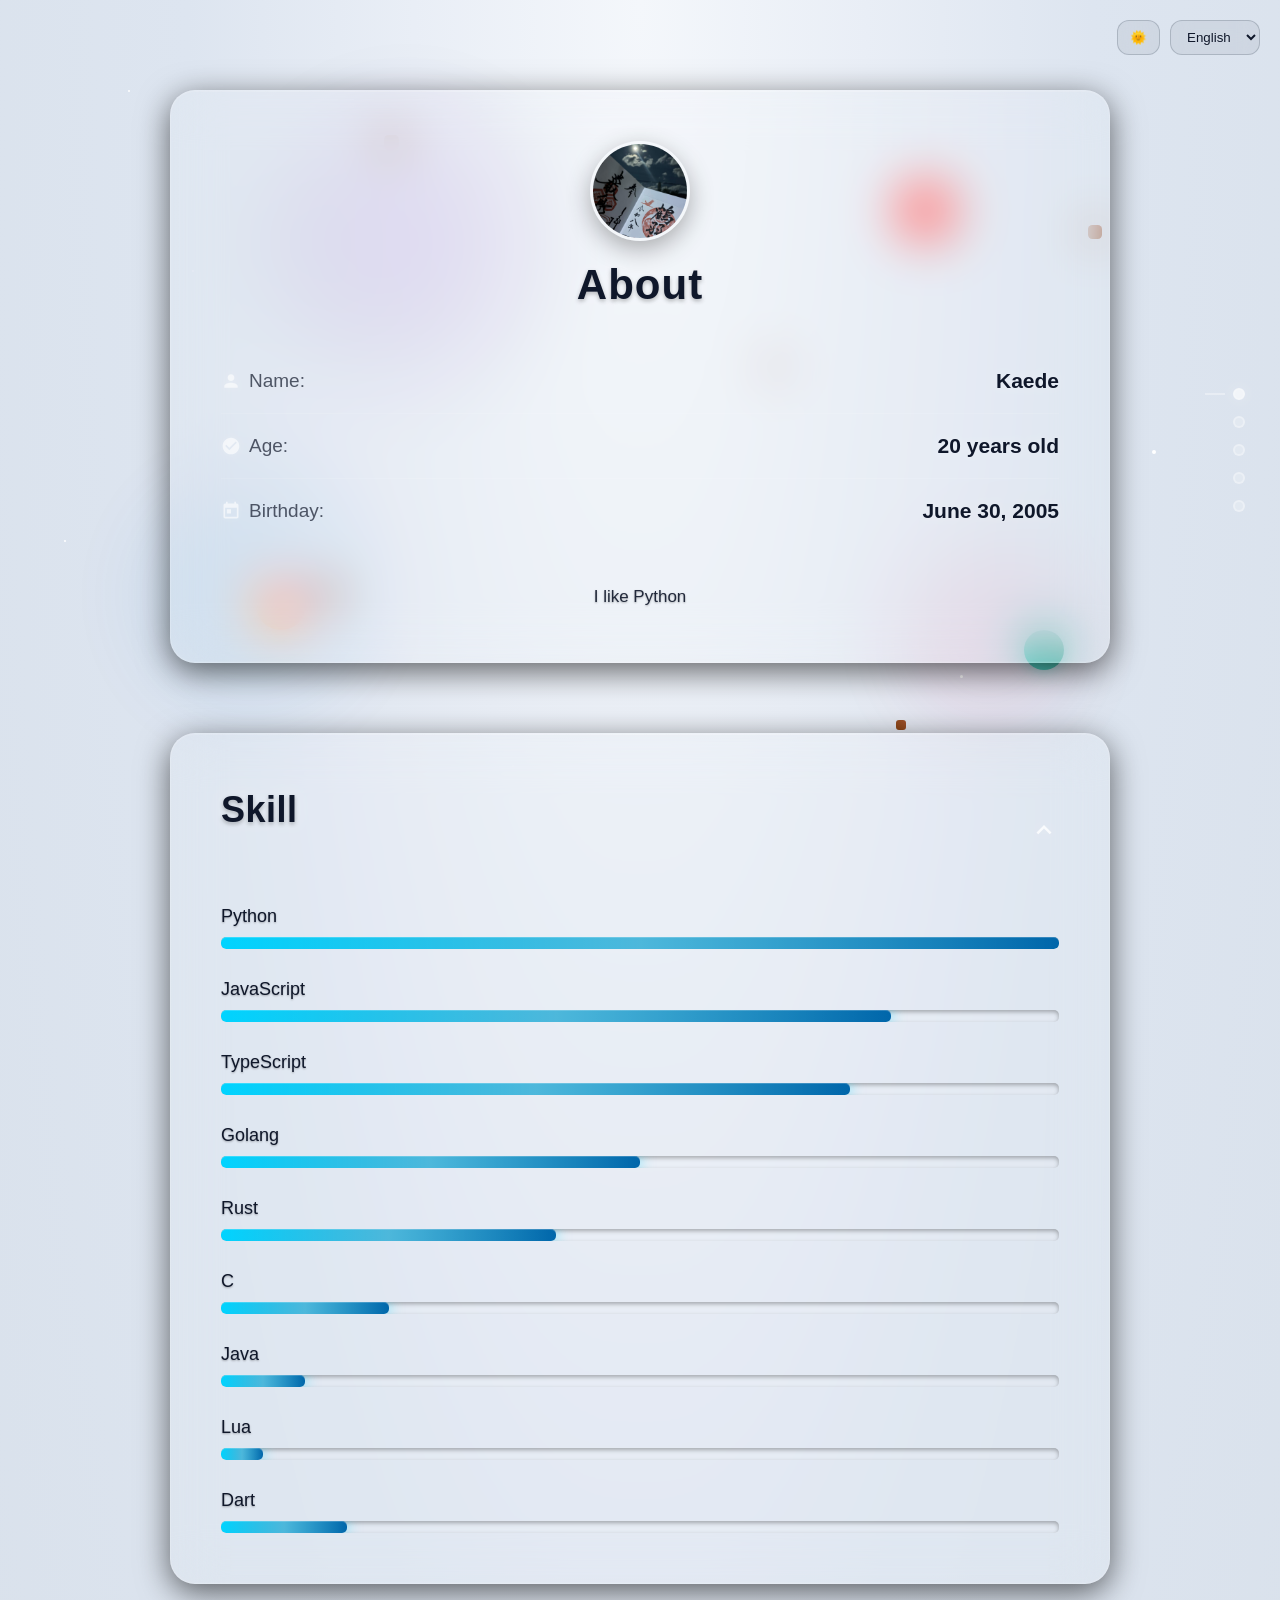
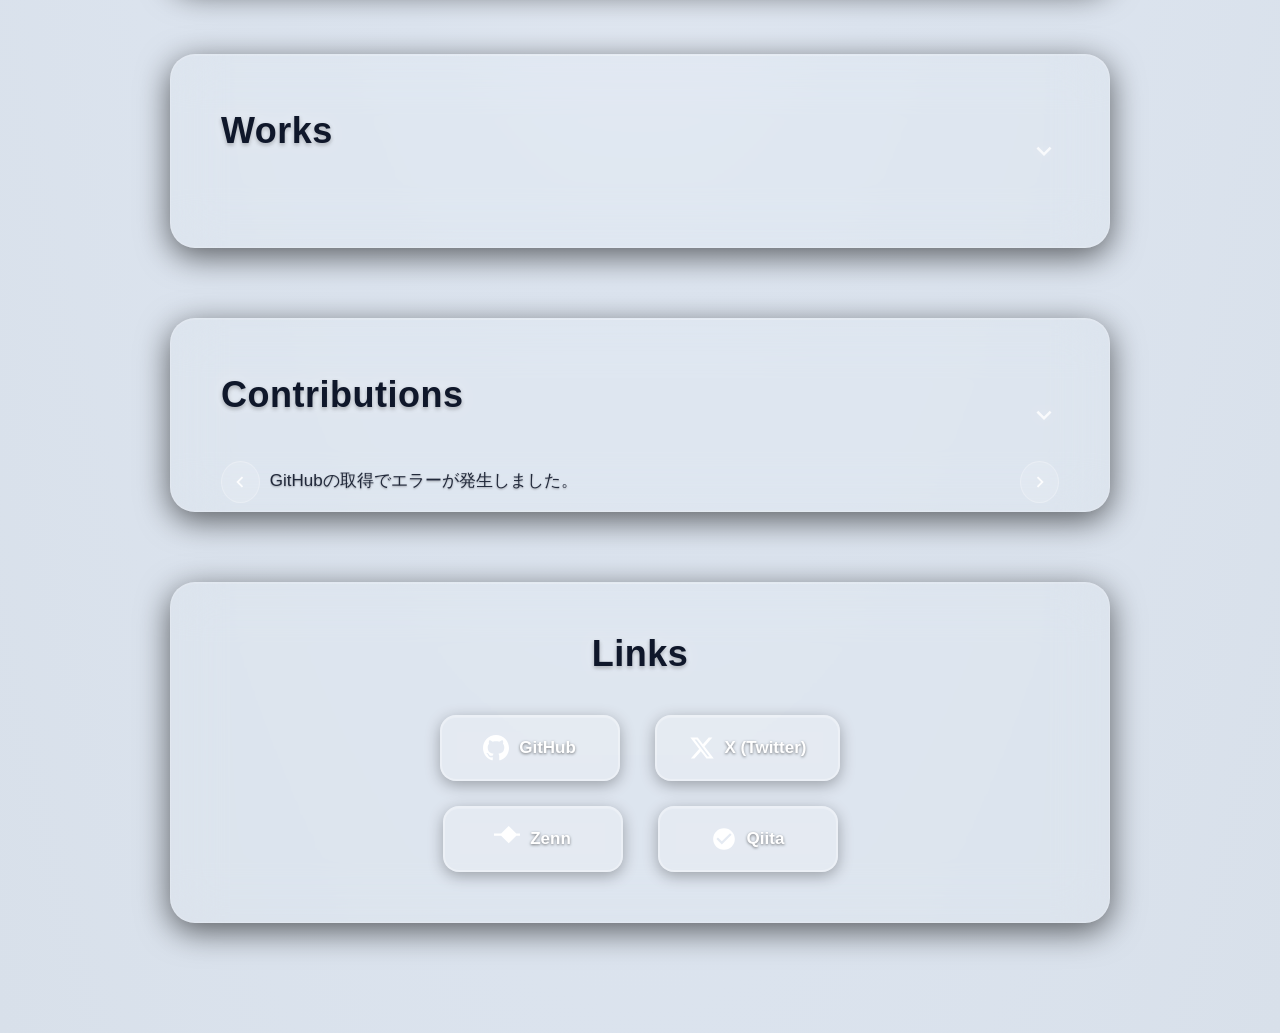
<file: index.html>
<!DOCTYPE html>
<html lang="ja">
<head>
    <title>kaede Site</title>
    <meta charset="UTF-8">
    <meta name="viewport" content="width=device-width, initial-scale=1">
    <link rel="icon" type="image/jpeg" href="icon.jpg">
    <link rel="stylesheet" href="index.css">
</head>
<body>
    <div class="universe">
        <div class="nebula nebula-1"></div>
        <div class="nebula nebula-2"></div>
        <div class="nebula nebula-3"></div>
        
        <div class="planet planet-1"></div>
        <div class="planet planet-2"></div>
        <div class="planet planet-3"></div>
        
        <div class="asteroid asteroid-1"></div>
        <div class="asteroid asteroid-2"></div>
        <div class="asteroid asteroid-3"></div>
        <div class="asteroid asteroid-4"></div>
        <div class="asteroid asteroid-5"></div>
        
        <div class="star star-1"></div>
        <div class="star star-2"></div>
        <div class="star star-3"></div>
        <div class="star star-4"></div>
        <div class="star star-5"></div>
        <div class="star star-6"></div>
        <div class="star star-7"></div>
        <div class="star star-8"></div>
        <div class="star star-9"></div>
        <div class="star star-10"></div>
    </div>
    
    <div class="scroll-indicator">
        <div class="scroll-dot active" data-section="profile"></div>
        <div class="scroll-dot" data-section="skills"></div>
        <div class="scroll-dot" data-section="works"></div>
        <div class="scroll-dot" data-section="Contributions"></div>
        <div class="scroll-dot" data-section="links"></div>
    </div>

    <div class="control-bar" aria-label="display controls">
        <button id="theme-toggle" class="toggle-btn" type="button" aria-label="テーマ切替" data-i18n-aria="themeToggleAria">🌙</button>
        <select id="lang-select" class="lang-select" aria-label="言語" data-i18n-aria="langSelectAria">
            <option value="ja">日本語</option>
            <option value="en">English</option>
        </select>
    </div>

    <div class="card-container">
        <div class="glass-card profile-card" id="profile">
            <div class="profile-avatar">
                <img src="icon.jpg" alt="楓のプロフィール画像" class="avatar-image">
            </div>
            <h1 data-i18n="about">About</h1>
            <div class="profile-info">
                <div class="profile-item">
                    <div class="profile-label">
                        <svg class="profile-icon" viewBox="0 0 24 24">
                            <path d="M12 12c2.21 0 4-1.79 4-4s-1.79-4-4-4-4 1.79-4 4 1.79 4 4 4zm0 2c-2.67 0-8 1.34-8 4v2h16v-2c0-2.66-5.33-4-8-4z"/>
                        </svg>
                        <span data-i18n="nameLabel">名前:</span>
                    </div>
                    <span class="profile-value" data-i18n="nameValue">楓</span>
                </div>
                <div class="profile-item">
                    <div class="profile-label">
                        <svg class="profile-icon" viewBox="0 0 24 24">
                            <path d="M12 2C6.48 2 2 6.48 2 12s4.48 10 10 10 10-4.48 10-10S17.52 2 12 2zm-2 15l-5-5 1.41-1.41L10 14.17l7.59-7.59L19 8l-9 9z"/>
                        </svg>
                        <span data-i18n="ageLabel">年齢:</span>
                    </div>
                    <span class="profile-value" data-i18n="ageValue">20歳</span>
                </div>
                <div class="profile-item">
                    <div class="profile-label">
                        <svg class="profile-icon" viewBox="0 0 24 24">
                            <path d="M19 3h-1V1h-2v2H8V1H6v2H5c-1.11 0-1.99.9-1.99 2L3 19c0 1.1.89 2 2 2h14c1.1 0 2-.9 2-2V5c0-1.1-.9-2-2-2zm0 16H5V8h14v11zM7 10h5v5H7z"/>
                        </svg>
                        <span data-i18n="birthdayLabel">誕生日:</span>
                    </div>
                    <span class="profile-value" data-i18n="birthdayValue">2005年 / 6月30日</span>
                </div>
            </div>
            <p data-i18n="aboutBody">Pythonが好きです</p>
        </div>

        <div class="glass-card skills-card" id="skills">
            <div class="accordion-header" onclick="toggleSkills()">
                <h2 data-i18n="skill">Skill</h2>
                <svg class="accordion-icon" id="skills-icon" viewBox="0 0 24 24">
                    <path d="M7.41 8.59L12 13.17l4.59-4.58L18 10l-6 6-6-6 1.41-1.41z"/>
                </svg>
            </div>
            <div class="skills-content" id="skills-content">
                <div class="skills-grid">
                    <div class="skill-item">
                        <span class="skill-name">Python</span>
                        <div class="skill-bar">
                            <div class="skill-fill" style="width: 100%"></div>
                        </div>
                    </div>
                    <div class="skill-item">
                        <span class="skill-name">JavaScript</span>
                        <div class="skill-bar">
                            <div class="skill-fill" style="width: 80%"></div>
                        </div>
                    </div>
                    <div class="skill-item">
                        <span class="skill-name">TypeScript</span>
                        <div class="skill-bar">
                            <div class="skill-fill" style="width: 75%"></div>
                        </div>
                    </div>
                    <div class="skill-item">
                        <span class="skill-name">Golang</span>
                        <div class="skill-bar">
                            <div class="skill-fill" style="width: 50%"></div>
                        </div>
                    </div>
                    <div class="skill-item">
                        <span class="skill-name">Rust</span>
                        <div class="skill-bar">
                            <div class="skill-fill" style="width: 40%"></div>
                        </div>
                    </div>
                    <div class="skill-item">
                        <span class="skill-name">C</span>
                        <div class="skill-bar">
                            <div class="skill-fill" style="width: 20%"></div>
                        </div>
                    </div>
                    <div class="skill-item">
                        <span class="skill-name">Java</span>
                        <div class="skill-bar">
                            <div class="skill-fill" style="width: 10%"></div>
                        </div>
                    </div>
                    <div class="skill-item">
                        <span class="skill-name">Lua</span>
                        <div class="skill-bar">
                            <div class="skill-fill" style="width: 05%"></div>
                        </div>
                    </div>
                    <div class="skill-item">
                        <span class="skill-name">Dart</span>
                        <div class="skill-bar">
                            <div class="skill-fill" style="width: 15%"></div>
                        </div>
                    </div>
                </div>
            </div>
        </div>

        <div class="glass-card works-card" id="works">
            <div class="accordion-header" onclick="toggleWorks()">
                <h2 data-i18n="works">Works</h2>
                <svg class="accordion-icon" id="works-icon" viewBox="0 0 24 24">
                    <path d="M7.41 8.59L12 13.17l4.59-4.58L18 10l-6 6-6-6 1.41-1.41z"/>
                </svg>
            </div>
            <div class="works-content" id="works-content">
                <div class="works-carousel">
                    <button class="works-nav works-prev" aria-label="前へ">
                        <svg viewBox="0 0 24 24" class="works-nav-icon"><path d="M15.41 7.41 14 6l-6 6 6 6 1.41-1.41L10.83 12z"/></svg>
                    </button>
                    <div class="works-viewport">
                        <div class="works-track">
                <div class="work-item">
                    <div class="work-image">
                        <div class="work-placeholder">
                            <svg class="work-icon" viewBox="0 0 24 24">
                                <path d="M14,2H6A2,2 0 0,0 4,4V20A2,2 0 0,0 6,22H18A2,2 0 0,0 20,20V8L14,2M18,20H6V4H13V9H18V20Z"/>
                            </svg>
                        </div>
                    </div>
                    <div class="work-content">
                        <h3 class="work-title">VersaLogrs</h3>
                        <p class="work-description" data-i18n="versalogDescription">柔軟性と高機能を追求したロガーライブラリ</p>
                        <div class="work-tech">
                            <span class="tech-tag">Rust</span>
                        </div>
                        <div class="work-links">
                            <a href="https://github.com/kaedeek/VersaLog.rs" class="work-link" target="_blank">
                                <svg class="work-link-icon" viewBox="0 0 24 24">
                                    <path d="M12 0c-6.626 0-12 5.373-12 12 0 5.302 3.438 9.8 8.207 11.387.599.111.793-.261.793-.577v-2.234c-3.338.726-4.033-1.416-4.033-1.416-.546-1.387-1.333-1.756-1.333-1.756-1.089-.745.083-.729.083-.729 1.205.084 1.839 1.237 1.839 1.237 1.07 1.834 2.807 1.304 3.492.997.107-.775.418-1.305.762-1.604-2.665-.305-5.467-1.334-5.467-5.931 0-1.311.469-2.381 1.236-3.221-.124-.303-.535-1.524.117-3.176 0 0 1.008-.322 3.301 1.23.957-.266 1.983-.399 3.003-.404 1.02.005 2.047.138 3.006.404 2.291-1.552 3.297-1.23 3.297-1.23.653 1.653.242 2.874.118 3.176.77.84 1.235 1.911 1.235 3.221 0 4.609-2.807 5.624-5.479 5.921.43.372.823 1.102.823 2.222v3.293c0 .319.192.694.801.576 4.765-1.589 8.199-6.086 8.199-11.386 0-6.627-5.373-12-12-12z"/>
                                </svg>
                                GitHub
                            </a>
                        </div>
                    </div>
                </div>

                <div class="work-item">
                    <div class="work-image">
                        <div class="work-placeholder">
                            <svg class="work-icon" viewBox="0 0 24 24">
                                <path d="M12,2A10,10 0 0,0 2,12A10,10 0 0,0 12,22A10,10 0 0,0 22,12A10,10 0 0,0 12,2M12,4A8,8 0 0,1 20,12A8,8 0 0,1 12,20A8,8 0 0,1 4,12A8,8 0 0,1 12,4M12,6A6,6 0 0,0 6,12A6,6 0 0,0 12,18A6,6 0 0,0 18,12A6,6 0 0,0 12,6M12,8A4,4 0 0,1 16,12A4,4 0 0,1 12,16A4,4 0 0,1 8,12A4,4 0 0,1 12,8Z"/>
                            </svg>
                        </div>
                    </div>
                    <div class="work-content">
                        <h3 class="work-title">port_scan-go</h3>
                        <p class="work-description" data-i18n="portscanDescription">シンプルな並行処理対応のポートスキャナーです。</p>
                        <div class="work-tech">
                            <span class="tech-tag">Golang</span>
                        </div>
                        <div class="work-links">
                            <a href="https://github.com/kaedeek/port_scan-go" class="work-link" target="_blank">
                                <svg class="work-link-icon" viewBox="0 0 24 24">
                                    <path d="M12 0c-6.626 0-12 5.373-12 12 0 5.302 3.438 9.8 8.207 11.387.599.111.793-.261.793-.577v-2.234c-3.338.726-4.033-1.416-4.033-1.416-.546-1.387-1.333-1.756-1.333-1.756-1.089-.745.083-.729.083-.729 1.205.084 1.839 1.237 1.839 1.237 1.07 1.834 2.807 1.304 3.492.997.107-.775.418-1.305.762-1.604-2.665-.305-5.467-1.334-5.467-5.931 0-1.311.469-2.381 1.236-3.221-.124-.303-.535-1.524.117-3.176 0 0 1.008-.322 3.301 1.23.957-.266 1.983-.399 3.003-.404 1.02.005 2.047.138 3.006.404 2.291-1.552 3.297-1.23 3.297-1.23.653 1.653.242 2.874.118 3.176.77.84 1.235 1.911 1.235 3.221 0 4.609-2.807 5.624-5.479 5.921.43.372.823 1.102.823 2.222v3.293c0 .319.192.694.801.576 4.765-1.589 8.199-6.086 8.199-11.386 0-6.627-5.373-12-12-12z"/>
                                </svg>
                                GitHub
                            </a>
                        </div>
                    </div>
                </div>

                <div class="work-item">
                    <div class="work-image">
                        <div class="work-placeholder">
                            <svg class="work-icon" viewBox="0 0 24 24">
                                <path d="M4 6h16v12H4zM2 4h20v16H2z"/>
                            </svg>
                        </div>
                    </div>
                    <div class="work-content">
                        <h3 class="work-title">TkMR - Task Manager </h3>
                        <p class="work-description" data-i18n="tkmrDescription">各フォルダのタスク管理を行う Vscode の拡張機能です。</p>
                        <div class="work-tech">
                            <span class="tech-tag">TypeScript</span>
                        </div>
                        <div class="work-links">
                            <a href="https://github.com/kaedeek/TkMR_Task-Manager" class="work-link" target="_blank">
                                <svg class="work-link-icon" viewBox="0 0 24 24">
                                    <path d="M12 0c-6.626 0-12 5.373-12 12 0 5.302 3.438 9.8 8.207 11.387.599.111.793-.261.793-.577v-2.234c-3.338.726-4.033-1.416-4.033-1.416-.546-1.387-1.333-1.756-1.333-1.756-1.089-.745.083-.729.083-.729 1.205.084 1.839 1.237 1.839 1.237 1.07 1.834 2.807 1.304 3.492.997.107-.775.418-1.305.762-1.604-2.665-.305-5.467-1.334-5.467-5.931 0-1.311.469-2.381 1.236-3.221-.124-.303-.535-1.524.117-3.176 0 0 1.008-.322 3.301 1.23.957-.266 1.983-.399 3.003-.404 1.02.005 2.047.138 3.006.404 2.291-1.552 3.297-1.23 3.297-1.23.653 1.653.242 2.874.118 3.176.77.84 1.235 1.911 1.235 3.221 0 4.609-2.807 5.624-5.479 5.921.43.372.823 1.102.823 2.222v3.293c0 .319.192.694.801.576 4.765-1.589 8.199-6.086 8.199-11.386 0-6.627-5.373-12-12-12z"/>
                                </svg>
                                GitHub
                            </a>
                        </div>
                    </div>
                </div>

                <div class="work-item">
                    <div class="work-image">
                        <div class="work-placeholder">
                            <svg class="work-icon" viewBox="0 0 24 24">
                                <path d="M4 6h16v12H4zM2 4h20v16H2z"/>
                            </svg>
                        </div>
                    </div>
                    <div class="work-content">
                        <h3 class="work-title">Printfxpy </h3>
                        <p class="work-description" data-i18n="printfxpyDescription">出力する文字の色を指定するライブラリです。</p>
                        <div class="work-tech">
                            <span class="tech-tag">Python</span>
                        </div>
                        <div class="work-links">
                            <a href="https://github.com/kaedeek/printfxpy" class="work-link" target="_blank">
                                <svg class="work-link-icon" viewBox="0 0 24 24">
                                    <path d="M12 0c-6.626 0-12 5.373-12 12 0 5.302 3.438 9.8 8.207 11.387.599.111.793-.261.793-.577v-2.234c-3.338.726-4.033-1.416-4.033-1.416-.546-1.387-1.333-1.756-1.333-1.756-1.089-.745.083-.729.083-.729 1.205.084 1.839 1.237 1.839 1.237 1.07 1.834 2.807 1.304 3.492.997.107-.775.418-1.305.762-1.604-2.665-.305-5.467-1.334-5.467-5.931 0-1.311.469-2.381 1.236-3.221-.124-.303-.535-1.524.117-3.176 0 0 1.008-.322 3.301 1.23.957-.266 1.983-.399 3.003-.404 1.02.005 2.047.138 3.006.404 2.291-1.552 3.297-1.23 3.297-1.23.653 1.653.242 2.874.118 3.176.77.84 1.235 1.911 1.235 3.221 0 4.609-2.807 5.624-5.479 5.921.43.372.823 1.102.823 2.222v3.293c0 .319.192.694.801.576 4.765-1.589 8.199-6.086 8.199-11.386 0-6.627-5.373-12-12-12z"/>
                                </svg>
                                GitHub
                            </a>
                        </div>
                    </div>
                </div>

                        </div>
                    </div>
                    <button class="works-nav works-next" aria-label="次へ">
                        <svg viewBox="0 0 24 24" class="works-nav-icon"><path d="m10 6-1.41 1.41L13.17 12l-4.58 4.59L10 18l6-6z"/></svg>
                    </button>
                </div>
            </div>
        </div>

        <div class="glass-card Contributions-card" id="Contributions">
            <div class="accordion-header" onclick="toggleContributions()">
                <h2 data-i18n="contributions">Contributions</h2>
                <svg class="accordion-icon" id="Contributions-icon" viewBox="0 0 24 24">
                    <path d="M7.41 8.59L12 13.17l4.59-4.58L18 10l-6 6-6-6 1.41-1.41z"/>
                </svg>
            </div>
            <div class="Contributions-content" id="Contributions-content">
                <div class="works-carousel">
                    <button class="works-nav works-prev" aria-label="前へ">
                        <svg viewBox="0 0 24 24" class="works-nav-icon"><path d="M15.41 7.41 14 6l-6 6 6 6 1.41-1.41L10.83 12z"/></svg>
                    </button>
                    <div class="works-viewport">
                        <div class="works-track" id="Contributions-track">
                        </div>
                    </div>
                    <button class="works-nav works-next" aria-label="次へ">
                        <svg viewBox="0 0 24 24" class="works-nav-icon"><path d="m10 6-1.41 1.41L13.17 12l-4.58 4.59L10 18l6-6z"/></svg>
                    </button>
                </div>
            </div>
        </div>

        <div class="glass-card social-card" id="links">
            <h2 data-i18n="links">Link</h2>
            <div class="social-links">
                <div class="social-row">
                    <a href="https://github.com/kaedeek" class="social-link github-link" target="_blank">
                        <svg class="social-icon" viewBox="0 0 24 24">
                            <path d="M12 0c-6.626 0-12 5.373-12 12 0 5.302 3.438 9.8 8.207 11.387.599.111.793-.261.793-.577v-2.234c-3.338.726-4.033-1.416-4.033-1.416-.546-1.387-1.333-1.756-1.333-1.756-1.089-.745.083-.729.083-.729 1.205.084 1.839 1.237 1.839 1.237 1.07 1.834 2.807 1.304 3.492.997.107-.775.418-1.305.762-1.604-2.665-.305-5.467-1.334-5.467-5.931 0-1.311.469-2.381 1.236-3.221-.124-.303-.535-1.524.117-3.176 0 0 1.008-.322 3.301 1.23.957-.266 1.983-.399 3.003-.404 1.02.005 2.047.138 3.006.404 2.291-1.552 3.297-1.23 3.297-1.23.653 1.653.242 2.874.118 3.176.77.84 1.235 1.911 1.235 3.221 0 4.609-2.807 5.624-5.479 5.921.43.372.823 1.102.823 2.222v3.293c0 .319.192.694.801.576 4.765-1.589 8.199-6.086 8.199-11.386 0-6.627-5.373-12-12-12z"/>
                        </svg>
                        GitHub
                    </a>
                    <a href="https://x.com/bl5ca6ngtfu3pjy" class="social-link x-link" target="_blank">
                        <svg class="social-icon" viewBox="0 0 24 24">
                            <path d="M18.244 2.25h3.308l-7.227 8.26 8.502 11.24H16.17l-5.214-6.817L4.99 21.75H1.68l7.73-8.835L1.254 2.25H8.08l4.713 6.231zm-1.161 17.52h1.833L7.084 4.126H5.117z"/>
                        </svg>
                        X (Twitter)
                    </a>
                </div>
                <div class="social-row">
                    <a href="https://zenn.dev/kaedeek" class="social-link zenn-link" target="_blank">
                        <svg class="social-icon" viewBox="0 0 24 24">
                            <path d="M13.586 0L10.293 3.293 6.586 7H0v2h6.586l3.707 3.707L13.586 16l3.293-3.293L20.586 9H24V7h-3.414l-3.293-3.293L13.586 0z"/>
                        </svg>
                        Zenn
                    </a>
                    <a href="https://qiita.com/kaedeek" class="social-link qiita-link" target="_blank">
                        <svg class="social-icon" viewBox="0 0 24 24">
                            <path d="M12 2C6.48 2 2 6.48 2 12s4.48 10 10 10 10-4.48 10-10S17.52 2 12 2zm-2 15l-5-5 1.41-1.41L10 14.17l7.59-7.59L19 8l-9 9z"/>
                        </svg>
                        Qiita
                    </a>
                </div>
            </div>
        </div>
    </div>

    <script>
        function toggleSkills() {
            const content = document.getElementById('skills-content');
            const icon = document.getElementById('skills-icon');
            
            if (content.style.maxHeight) {
                content.style.maxHeight = null;
                icon.style.transform = 'rotate(0deg)';
            } else {
                content.style.maxHeight = content.scrollHeight + "px";
                icon.style.transform = 'rotate(180deg)';
            }
        }

        function toggleWorks() {
            const content = document.getElementById('works-content');
            const icon = document.getElementById('works-icon');
            
            if (content.style.maxHeight) {
                content.style.maxHeight = null;
                icon.style.transform = 'rotate(0deg)';
            } else {
                content.style.maxHeight = content.scrollHeight + "px";
                icon.style.transform = 'rotate(180deg)';
            }
        }

        function toggleContributions() {
            const content = document.getElementById('Contributions-content');
            const icon = document.getElementById('Contributions-icon');
            
            if (content.style.maxHeight) {
                content.style.maxHeight = null;
                icon.style.transform = 'rotate(0deg)';
            } else {
                content.style.maxHeight = content.scrollHeight + "px";
                icon.style.transform = 'rotate(180deg)';
            }
        }
        document.addEventListener('DOMContentLoaded', function() {
            const skillsContent = document.getElementById('skills-content');
            const skillsIcon = document.getElementById('skills-icon');
            skillsContent.style.maxHeight = skillsContent.scrollHeight + "px";
            skillsIcon.style.transform = 'rotate(180deg)';
            
            const worksContent = document.getElementById('works-content');
            const worksIcon = document.getElementById('works-icon');
            worksContent.style.maxHeight = '0px';
            worksIcon.style.transform = 'rotate(0deg)';
            
            const contributionsContent = document.getElementById('Contributions-content');
            const contributionsIcon = document.getElementById('Contributions-icon');
            contributionsContent.style.maxHeight = '0px';
            contributionsIcon.style.transform = 'rotate(0deg)';

            initScrollIndicator();
            loadOSS();
            initTheme();
            initI18n();
        });

        function initScrollIndicator() {
            const dots = document.querySelectorAll('.scroll-dot');
            const sections = document.querySelectorAll('.glass-card');
            
            dots.forEach(dot => {
                dot.addEventListener('click', () => {
                    const targetId = dot.getAttribute('data-section');
                    const targetSection = document.getElementById(targetId);
                    if (targetSection) {
                        targetSection.scrollIntoView({
                            behavior: 'smooth',
                            block: 'start'
                        });
                    }
                });
            });
            
            window.addEventListener('scroll', () => {
                let current = '';
                sections.forEach(section => {
                    const sectionTop = section.offsetTop - 100;
                    const sectionHeight = section.offsetHeight;
                    if (window.pageYOffset >= sectionTop && window.pageYOffset < sectionTop + sectionHeight) {
                        current = section.getAttribute('id');
                    }
                });
                
                dots.forEach(dot => {
                    dot.classList.remove('active');
                    if (dot.getAttribute('data-section') === current) {
                        dot.classList.add('active');
                    }
                });
            });
        }

        document.addEventListener('DOMContentLoaded', function() {
            initWorksCarousel();
            initContributionsCarousel();
        });

        function initWorksCarousel() {
            const track = document.querySelector('.works-track');
            const items = Array.from(document.querySelectorAll('.works-track .work-item'));
            const prevBtn = document.querySelector('.works-prev');
            const nextBtn = document.querySelector('.works-next');
            if (!track || items.length === 0 || !prevBtn || !nextBtn) return;

            let index = 0;
            function getGroupSize() {
                return window.innerWidth < 769 ? 1 : 2;
            }
            let groupSize = getGroupSize();

            function update() {
                const width = document.querySelector('.works-viewport').clientWidth;
                const translateX = -index * width;
                track.style.transform = `translateX(${translateX}px)`;
            }

            function maxIndex() {
                return Math.max(0, Math.ceil(items.length / groupSize) - 1);
            }

            prevBtn.addEventListener('click', () => {
                index = Math.max(0, index - 1);
                update();
            });

            nextBtn.addEventListener('click', () => {
                index = Math.min(maxIndex(), index + 1);
                update();
            });

            window.addEventListener('resize', () => {
                const newGroupSize = getGroupSize();
                if (newGroupSize !== groupSize) {
                    groupSize = newGroupSize;
                    index = Math.min(index, maxIndex());
                }
                update();
            });
            update();
        }

        function initContributionsCarousel() {
            const track = document.getElementById('Contributions-track');
            const prevBtn = document.querySelector('.Contributions-card .works-prev');
            const nextBtn = document.querySelector('.Contributions-card .works-next');
            if (!track || !prevBtn || !nextBtn) return;

            let index = 0;
            let items = [];
            let groupSize = 1;

            function getGroupSize() {
                return window.innerWidth < 769 ? 1 : 2;
            }

            function updateItems() {
                items = Array.from(document.querySelectorAll('#Contributions-track .work-item'));
                groupSize = getGroupSize();
            }

            function update() {
                if (items.length === 0) return;
                const viewport = document.querySelector('.Contributions-card .works-viewport');
                if (!viewport) return;
                const width = viewport.clientWidth;
                const translateX = -index * width;
                track.style.transform = `translateX(${translateX}px)`;
            }

            function maxIndex() {
                return Math.max(0, Math.ceil(items.length / groupSize) - 1);
            }

            prevBtn.addEventListener('click', () => {
                updateItems();
                index = Math.max(0, index - 1);
                update();
            });

            nextBtn.addEventListener('click', () => {
                updateItems();
                index = Math.min(maxIndex(), index + 1);
                update();
            });

            window.addEventListener('resize', () => {
                updateItems();
                const newGroupSize = getGroupSize();
                if (newGroupSize !== groupSize) {
                    groupSize = newGroupSize;
                    index = Math.min(index, maxIndex());
                }
                update();
            });

            const observer = new MutationObserver(() => {
                updateItems();
                update();
            });
            observer.observe(track, { childList: true, subtree: true });
        }

        function applyTheme(theme) {
            const root = document.documentElement;
            if (theme === 'light') {
                root.setAttribute('data-theme', 'light');
            } else {
                root.removeAttribute('data-theme');
            }
            const btn = document.getElementById('theme-toggle');
            if (btn) btn.textContent = theme === 'light' ? '🌞' : '🌙';
        }

        function initTheme() {
            const prefersLight = window.matchMedia && window.matchMedia('(prefers-color-scheme: light)').matches;
            const saved = localStorage.getItem('theme');
            const theme = saved || (prefersLight ? 'light' : 'dark');
            applyTheme(theme);
            const btn = document.getElementById('theme-toggle');
            if (btn) {
                btn.addEventListener('click', () => {
                    const current = document.documentElement.getAttribute('data-theme') === 'light' ? 'light' : 'dark';
                    const next = current === 'light' ? 'dark' : 'light';
                    applyTheme(next);
                    localStorage.setItem('theme', next);
                });
            }
        }

        const I18N_DICT = {
            ja: {
                themeToggleAria: 'テーマ切替',
                langSelectAria: '言語',
                about: 'About',
                nameLabel: '名前:',
                nameValue: '楓',
                ageLabel: '年齢:',
                ageValue: '20歳',
                birthdayLabel: '誕生日:',
                birthdayValue: '2005年 / 6月30日',
                aboutBody: 'Pythonが好きです',
                skill: 'Skill',
                works: 'Works',
                contributions: 'Contributions',
                links: 'Link',
                versalogDescription: '柔軟性と高機能を追求したロガーライブラリ',
                portscanDescription: 'シンプルな並行処理対応のポートスキャナーです。',
                tkmrDescription: '各フォルダのタスク管理を行う Vscode の拡張機能です。',
                printfxpyDescription: '出力する文字の色を指定するライブラリです。'
            },
            en: {
                themeToggleAria: 'Toggle theme',
                langSelectAria: 'Language',
                about: 'About',
                nameLabel: 'Name:',
                nameValue: 'Kaede',
                ageLabel: 'Age:',
                ageValue: '20 years old',
                birthdayLabel: 'Birthday:',
                birthdayValue: 'June 30, 2005',
                aboutBody: 'I like Python',
                skill: 'Skill',
                works: 'Works',
                contributions: 'Contributions',
                links: 'Links',
                versalogDescription: 'A flexible and feature-rich logger library',
                portscanDescription: 'A simple concurrent port scanner.',
                tkmrDescription: 'A VSCode extension for task management in each folder.',
                printfxpyDescription: 'A library for specifying the color of output text.'
            }
        };

        function applyI18n(lang) {
            const dict = I18N_DICT[lang] || I18N_DICT.ja;
            document.querySelectorAll('[data-i18n]').forEach(el => {
                const key = el.getAttribute('data-i18n');
                if (dict[key]) el.textContent = dict[key];
            });
            document.querySelectorAll('[data-i18n-aria]').forEach(el => {
                const key = el.getAttribute('data-i18n-aria');
                if (dict[key]) el.setAttribute('aria-label', dict[key]);
            });
        }

        function initI18n() {
            const saved = localStorage.getItem('lang');
            const browser = (navigator.language || 'ja').startsWith('en') ? 'en' : 'ja';
            const lang = saved || browser;
            const select = document.getElementById('lang-select');
            if (select) {
                select.value = lang;
                select.addEventListener('change', () => {
                    const next = select.value;
                    applyI18n(next);
                    localStorage.setItem('lang', next);
                });
            }
            applyI18n(lang);
        }

        async function loadOSS() {
            const track = document.getElementById('Contributions-track');
            if (!track) return;
            try {
                const res = await fetch('https://api.github.com/search/issues?q=author:kaedeek+is:pr+is:merged+-user:kaedeek&sort=updated&order=desc&per_page=10');
                if (!res.ok) throw new Error('GitHub API error');
                const data = await res.json();
                const items = (data.items || []).slice(0, 6);
                if (items.length === 0) {
                    track.innerHTML = '<p class="work-description">表示できる貢献がまだありません。</p>';
                    return;
                }
                const toHtml = (item) => {
                    const url = item.html_url;
                    const title = item.title;
                    const closedAt = item.closed_at ? new Date(item.closed_at).toLocaleDateString('ja-JP') : '';
                    const match = url.match(/github\.com\/([^\/]+)\/([^\/]+)\/pull\/(\d+)/);
                    const owner = match ? match[1] : '';
                    const repo = match ? match[2] : '';
                    const number = match ? match[3] : '';
                    return `
                    <div class="work-item">
                        <div class="work-content">
                            <h3 class="work-title">${repo} #${number}</h3>
                            <p class="work-description">${title}${closedAt ? ' / Merged: ' + closedAt : ''}</p>
                            <div class="work-links">
                                <a href="${url}" class="work-link" target="_blank" rel="noopener">
                                    <svg class="work-link-icon" viewBox="0 0 24 24"><path d="M12 0c-6.626 0-12 5.373-12 12 0 5.302 3.438 9.8 8.207 11.387.599.111.793-.261.793-.577v-2.234c-3.338.726-4.033-1.416-4.033-1.416-.546-1.387-1.333-1.756-1.333-1.756-1.089-.745.083-.729.083-.729 1.205.084 1.839 1.237 1.839 1.237 1.07 1.834 2.807 1.304 3.492.997.107-.775.418-1.305.762-1.604-2.665-.305-5.467-1.334-5.467-5.931 0-1.311.469-2.381 1.236-3.221-.124-.303-.535-1.524.117-3.176 0 0 1.008-.322 3.301 1.23.957-.266 1.983-.399 3.003-.404 1.02.005 2.047.138 3.006.404 2.291-1.552 3.297-1.23 3.297-1.23.653 1.653.242 2.874.118 3.176.77.84 1.235 1.911 1.235 3.221 0 4.609-2.807 5.624-5.479 5.921.43.372.823 1.102.823 2.222v3.293c0 .319.192.694.801.576 4.765-1.589 8.199-6.086 8.199-11.386 0-6.627-5.373-12-12-12z"/></svg>
                                    PR
                                </a>
                            </div>
                        </div>
                    </div>`;
                };
                track.innerHTML = items.map(toHtml).join('');
                const content = document.getElementById('Contributions-content');
                if (content && content.style.maxHeight) {
                    content.style.maxHeight = content.scrollHeight + 'px';
                }
            } catch (e) {
                track.innerHTML = '<p class="work-description">GitHubの取得でエラーが発生しました。</p>';
            }
        }
    </script>
</body>
</html>
</file>
<file: index.css>
:root {
    --bg-gradient: radial-gradient(ellipse at top, #1a1a2e 0%, #16213e 25%, #0f0f23 50%, #000000 100%),
        linear-gradient(135deg, #0a0a0a 0%, #1a1a1a 50%, #0f0f0f 100%);
    --text-strong: #ffffff;
    --text-normal: rgba(255, 255, 255, 0.85);
    --text-muted: rgba(255, 255, 255, 0.7);
    --surface-glass: rgba(255, 255, 255, 0.08);
    --surface-glass-hover: rgba(255, 255, 255, 0.12);
    --surface-border: rgba(255, 255, 255, 0.15);
    --surface-border-strong: rgba(255, 255, 255, 0.25);
    --control-bg: rgba(255, 255, 255, 0.12);
    --control-border: rgba(255, 255, 255, 0.25);
    --control-icon: rgba(255, 255, 255, 0.9);
}

[data-theme="light"] {
    --bg-gradient: radial-gradient(ellipse at top, #f4f7fb 0%, #e9eef6 25%, #dde5f0 50%, #d8e0ea 100%),
        linear-gradient(135deg, #ffffff 0%, #f7f9fc 50%, #ecf1f7 100%);
    --text-strong: #0f172a;
    --text-normal: rgba(15, 23, 42, 0.9);
    --text-muted: rgba(15, 23, 42, 0.7);
    --surface-glass: rgba(15, 23, 42, 0.06);
    --surface-glass-hover: rgba(15, 23, 42, 0.08);
    --surface-border: rgba(15, 23, 42, 0.12);
    --surface-border-strong: rgba(15, 23, 42, 0.18);
    --control-bg: rgba(15, 23, 42, 0.06);
    --control-border: rgba(15, 23, 42, 0.18);
    --control-icon: rgba(15, 23, 42, 0.9);
}

body {
    margin: 0;
    padding: 0;
    min-height: 100vh;
    background: var(--bg-gradient);
    font-family: 'Segoe UI', Tahoma, Geneva, Verdana, sans-serif;
    display: flex;
    justify-content: center;
    align-items: flex-start;
    position: relative;
    overflow-x: hidden;
    overflow-y: auto;
    scroll-behavior: smooth;
    padding: 40px 20px;
}

/* モバイルのテキストはみ出し対策 */
* {
    box-sizing: border-box;
}

.glass-card h1,
.glass-card h2,
.work-title,
.work-description,
.tech-tag,
.profile-value,
.profile-label,
.social-link {
    word-break: break-word;
    overflow-wrap: anywhere;
}

/* スクロールインジケーター */
.scroll-indicator {
    position: fixed;
    right: 30px;
    top: 50%;
    transform: translateY(-50%);
    display: flex;
    flex-direction: column;
    gap: 15px;
    z-index: 10;
    opacity: 0.7;
    transition: opacity 0.3s ease;
}

/* コントロールバー（テーマ/言語） */
.control-bar {
    position: fixed;
    top: 20px;
    right: 20px;
    z-index: 11;
    display: flex;
    gap: 10px;
}

.toggle-btn, .lang-select {
    background: var(--control-bg);
    border: 1px solid var(--control-border);
    color: var(--text-strong);
    border-radius: 12px;
    padding: 8px 12px;
    cursor: pointer;
    backdrop-filter: blur(10px);
    -webkit-backdrop-filter: blur(10px);
}

.toggle-btn:hover, .lang-select:hover {
    background: var(--surface-glass-hover);
}

/* 大画面でのスクロールインジケーター調整 */
@media (min-width: 1440px) {
    .scroll-indicator {
        right: 40px;
        gap: 18px;
    }
    
    .scroll-dot {
        width: 14px;
        height: 14px;
    }
}

@media (min-width: 1200px) and (max-width: 1439px) {
    .scroll-indicator {
        right: 35px;
        gap: 16px;
    }
    
    .scroll-dot {
        width: 13px;
        height: 13px;
    }
}

.scroll-indicator:hover {
    opacity: 1;
}

.scroll-dot {
    width: 12px;
    height: 12px;
    border-radius: 50%;
    background: rgba(255, 255, 255, 0.3);
    border: 2px solid rgba(255, 255, 255, 0.5);
    cursor: pointer;
    transition: all 0.3s ease;
    position: relative;
}

.scroll-dot:hover {
    background: rgba(255, 255, 255, 0.6);
    transform: scale(1.2);
}

.scroll-dot.active {
    background: rgba(255, 255, 255, 0.9);
    border-color: rgba(255, 255, 255, 1);
    box-shadow: 0 0 15px rgba(255, 255, 255, 0.5);
}

.scroll-dot::after {
    content: '';
    position: absolute;
    top: 50%;
    left: -30px;
    transform: translateY(-50%);
    width: 0;
    height: 2px;
    background: rgba(255, 255, 255, 0.5);
    transition: width 0.3s ease;
}

.scroll-dot.active::after {
    width: 20px;
}

/* 宇宙のアニメーション */
.universe {
    position: fixed;
    top: 0;
    left: 0;
    width: 100%;
    height: 100%;
    pointer-events: none;
    z-index: 1;
}

/* 星雲 */
.nebula {
    position: absolute;
    border-radius: 50%;
    filter: blur(40px);
    opacity: 0.3;
    animation: nebulaFloat 20s ease-in-out infinite;
}

.nebula-1 {
    width: 300px;
    height: 300px;
    background: radial-gradient(circle, rgba(138, 43, 226, 0.4) 0%, rgba(75, 0, 130, 0.2) 50%, transparent 100%);
    top: 10%;
    left: 20%;
    animation-delay: 0s;
}

.nebula-2 {
    width: 200px;
    height: 200px;
    background: radial-gradient(circle, rgba(255, 20, 147, 0.3) 0%, rgba(220, 20, 60, 0.2) 50%, transparent 100%);
    top: 60%;
    right: 15%;
    animation-delay: -7s;
}

.nebula-3 {
    width: 250px;
    height: 250px;
    background: radial-gradient(circle, rgba(0, 191, 255, 0.3) 0%, rgba(0, 100, 200, 0.2) 50%, transparent 100%);
    bottom: 20%;
    left: 10%;
    animation-delay: -14s;
}

/* 惑星 */
.planet {
    position: absolute;
    border-radius: 50%;
    animation: planetOrbit 30s linear infinite;
}

.planet-1 {
    width: 60px;
    height: 60px;
    background: linear-gradient(45deg, #ff6b6b, #ff8e8e);
    top: 20%;
    left: 70%;
    animation-delay: 0s;
    box-shadow: 0 0 20px rgba(255, 107, 107, 0.5);
}

.planet-2 {
    width: 40px;
    height: 40px;
    background: linear-gradient(45deg, #4ecdc4, #44a08d);
    top: 70%;
    left: 80%;
    animation-delay: -10s;
    box-shadow: 0 0 15px rgba(78, 205, 196, 0.5);
}

.planet-3 {
    width: 50px;
    height: 50px;
    background: linear-gradient(45deg, #feca57, #ff9ff3);
    bottom: 30%;
    left: 20%;
    animation-delay: -20s;
    box-shadow: 0 0 18px rgba(254, 202, 87, 0.5);
}

/* 小惑星 */
.asteroid {
    position: absolute;
    background: linear-gradient(45deg, #8b4513, #a0522d);
    border-radius: 30%;
    animation: asteroidFloat 15s ease-in-out infinite;
}

.asteroid-1 {
    width: 15px;
    height: 15px;
    top: 15%;
    left: 30%;
    animation-delay: 0s;
}

.asteroid-2 {
    width: 12px;
    height: 12px;
    top: 40%;
    left: 60%;
    animation-delay: -3s;
}

.asteroid-3 {
    width: 18px;
    height: 18px;
    top: 65%;
    left: 25%;
    animation-delay: -6s;
}

.asteroid-4 {
    width: 10px;
    height: 10px;
    top: 80%;
    left: 70%;
    animation-delay: -9s;
}

.asteroid-5 {
    width: 14px;
    height: 14px;
    top: 25%;
    left: 85%;
    animation-delay: -12s;
}

/* 星 */
.star {
    position: absolute;
    background: white;
    border-radius: 50%;
    animation: starTwinkle 3s ease-in-out infinite;
}

.star-1 {
    width: 2px;
    height: 2px;
    top: 10%;
    left: 10%;
    animation-delay: 0s;
}

.star-2 {
    width: 3px;
    height: 3px;
    top: 20%;
    left: 80%;
    animation-delay: 0.5s;
}

.star-3 {
    width: 2px;
    height: 2px;
    top: 30%;
    left: 15%;
    animation-delay: 1s;
}

.star-4 {
    width: 4px;
    height: 4px;
    top: 50%;
    left: 90%;
    animation-delay: 1.5s;
}

.star-5 {
    width: 2px;
    height: 2px;
    top: 60%;
    left: 5%;
    animation-delay: 2s;
}

.star-6 {
    width: 3px;
    height: 3px;
    top: 75%;
    left: 75%;
    animation-delay: 2.5s;
}

.star-7 {
    width: 2px;
    height: 2px;
    top: 85%;
    left: 40%;
    animation-delay: 0.3s;
}

.star-8 {
    width: 4px;
    height: 4px;
    top: 35%;
    left: 50%;
    animation-delay: 1.8s;
}

.star-9 {
    width: 3px;
    height: 3px;
    top: 45%;
    left: 25%;
    animation-delay: 0.8s;
}

.star-10 {
    width: 2px;
    height: 2px;
    top: 90%;
    left: 60%;
    animation-delay: 2.2s;
}

/* アニメーション */
@keyframes nebulaFloat {
    0%, 100% {
        transform: translate(0, 0) scale(1);
        opacity: 0.3;
    }
    25% {
        transform: translate(20px, -30px) scale(1.1);
        opacity: 0.4;
    }
    50% {
        transform: translate(-10px, 20px) scale(0.9);
        opacity: 0.2;
    }
    75% {
        transform: translate(30px, 10px) scale(1.05);
        opacity: 0.35;
    }
}

@keyframes planetOrbit {
    0% {
        transform: rotate(0deg) translateX(100px) rotate(0deg);
    }
    100% {
        transform: rotate(360deg) translateX(100px) rotate(-360deg);
    }
}

@keyframes asteroidFloat {
    0%, 100% {
        transform: translate(0, 0) rotate(0deg);
    }
    25% {
        transform: translate(30px, -20px) rotate(90deg);
    }
    50% {
        transform: translate(-20px, 30px) rotate(180deg);
    }
    75% {
        transform: translate(40px, 10px) rotate(270deg);
    }
}

@keyframes starTwinkle {
    0%, 100% {
        opacity: 0.3;
        transform: scale(1);
    }
    50% {
        opacity: 1;
        transform: scale(1.2);
    }
}

.card-container {
    padding: 20px;
    display: flex;
    flex-direction: column;
    gap: 40px;
    max-width: 900px;
    width: 100%;
    position: relative;
    z-index: 2;
    margin: 0 auto;
}

.glass-card {
    background: rgba(255, 255, 255, 0.08);
    backdrop-filter: blur(25px);
    -webkit-backdrop-filter: blur(25px);
    border-radius: 25px;
    border: 1px solid rgba(255, 255, 255, 0.15);
    padding: 35px;
    box-shadow: 
        0 8px 32px 0 rgba(0, 0, 0, 0.6),
        inset 0 1px 0 rgba(255, 255, 255, 0.1),
        inset 0 -1px 0 rgba(255, 255, 255, 0.05);
    text-align: center;
    transition: all 0.4s cubic-bezier(0.4, 0, 0.2, 1);
    position: relative;
    overflow: hidden;
}

.glass-card::before {
    content: '';
    position: absolute;
    top: 0;
    left: 0;
    right: 0;
    height: 1px;
    background: linear-gradient(90deg, transparent, rgba(255, 255, 255, 0.2), transparent);
}

.glass-card:hover {
    transform: translateY(-8px) scale(1.02);
    box-shadow: 
        0 20px 50px 0 rgba(0, 0, 0, 0.8),
        inset 0 1px 0 rgba(255, 255, 255, 0.2),
        inset 0 -1px 0 rgba(255, 255, 255, 0.1);
    border-color: rgba(255, 255, 255, 0.25);
    background: rgba(255, 255, 255, 0.12);
}

.profile-avatar {
    display: flex;
    justify-content: center;
    margin-bottom: 20px;
}

.avatar-image {
    width: 80px;
    height: 80px;
    border-radius: 50%;
    border: 3px solid rgba(255, 255, 255, 0.2);
    object-fit: cover;
    transition: all 0.3s ease;
    box-shadow: 
        0 8px 25px rgba(0, 0, 0, 0.3),
        0 0 20px rgba(255, 255, 255, 0.1);
}

.avatar-image:hover {
    transform: scale(1.05);
    border-color: rgba(255, 255, 255, 0.4);
    box-shadow: 
        0 12px 35px rgba(0, 0, 0, 0.4),
        0 0 30px rgba(255, 255, 255, 0.2);
}

.glass-card h1 {
    color: var(--text-strong);
    margin: 0 0 25px 0;
    font-size: 36px;
    font-weight: 700;
    text-shadow: 
        0 0 20px rgba(255, 255, 255, 0.4),
        0 2px 4px rgba(0, 0, 0, 0.3);
    letter-spacing: 1px;
}

.glass-card h2 {
    color: var(--text-strong);
    margin: 0 0 25px 0;
    font-size: 28px;
    font-weight: 600;
    text-shadow: 
        0 0 15px rgba(255, 255, 255, 0.4),
        0 2px 4px rgba(0, 0, 0, 0.3);
    letter-spacing: 0.5px;
}

.glass-card p {
    color: var(--text-normal);
    margin: 0;
    line-height: 1.7;
    font-size: 17px;
    text-shadow: 0 1px 2px rgba(0, 0, 0, 0.3);
}

/* プロフィール情報 */
.profile-info {
    margin: 30px 0;
    text-align: left;
}

.profile-item {
    display: flex;
    justify-content: space-between;
    align-items: center;
    padding: 15px 0;
    border-bottom: 1px solid rgba(255, 255, 255, 0.1);
    transition: all 0.3s ease;
}

.profile-item:hover {
    background: rgba(255, 255, 255, 0.05);
    border-radius: 10px;
    padding: 15px 10px;
    border-bottom-color: rgba(255, 255, 255, 0.2);
}

.profile-item:hover .profile-icon {
    fill: rgba(255, 255, 255, 0.9);
    transform: scale(1.1) rotate(5deg);
    filter: drop-shadow(0 0 6px rgba(255, 255, 255, 0.5));
}

.profile-item:last-child {
    border-bottom: none;
}

.profile-label {
    color: var(--text-muted);
    font-weight: 500;
    font-size: 17px;
    display: flex;
    align-items: center;
    gap: 8px;
}

.profile-icon {
    width: 18px;
    height: 18px;
    fill: rgba(255, 255, 255, 0.6);
    transition: all 0.3s ease;
    filter: drop-shadow(0 0 3px rgba(255, 255, 255, 0.3));
}

.profile-value {
    color: var(--text-strong);
    font-weight: 600;
    font-size: 19px;
    text-shadow: 0 0 8px rgba(255, 255, 255, 0.3);
}

/* アコーディオンヘッダー */
.accordion-header {
    display: flex;
    justify-content: space-between;
    align-items: center;
    cursor: pointer;
    transition: all 0.3s ease;
    padding: 5px 0;
    border-radius: 10px;
}

.accordion-header:hover {
    background: rgba(255, 255, 255, 0.05);
    padding: 5px 10px;
}

.accordion-icon {
    width: 24px;
    height: 24px;
    fill: rgba(255, 255, 255, 0.8);
    transition: all 0.3s ease;
    filter: drop-shadow(0 0 5px rgba(255, 255, 255, 0.3));
}

.accordion-header:hover .accordion-icon {
    fill: rgba(255, 255, 255, 1);
    transform: scale(1.1);
    filter: drop-shadow(0 0 8px rgba(255, 255, 255, 0.5));
}

/* スキルコンテンツ */
.skills-content {
    overflow: hidden;
    transition: max-height 0.4s cubic-bezier(0.4, 0, 0.2, 1);
    max-height: 0;
}

/* Worksコンテンツ */
.works-content {
    overflow: hidden;
    transition: max-height 0.4s cubic-bezier(0.4, 0, 0.2, 1);
    max-height: 0;
}

/* Works カルーセル */
.works-carousel {
    position: relative;
    display: flex;
    align-items: center;
    gap: 10px;
}

.works-viewport {
    overflow: hidden;
    width: 100%;
}

.works-track {
    display: flex;
    gap: 30px;
    transition: transform 0.4s ease;
}

.works-nav {
    background: rgba(255, 255, 255, 0.12);
    border: 1px solid rgba(255, 255, 255, 0.25);
    color: #fff;
    width: 42px;
    height: 42px;
    border-radius: 50%;
    display: flex;
    align-items: center;
    justify-content: center;
    cursor: pointer;
    transition: all 0.3s ease;
}

.works-nav:hover {
    background: rgba(255, 255, 255, 0.2);
    transform: translateY(-2px);
}

.works-nav-icon {
    width: 22px;
    height: 22px;
    fill: rgba(255, 255, 255, 0.9);
}

/* 2件ずつ横並びに見せるための item 幅調整 */
.works-track > .work-item {
    min-width: calc(50% - 15px);
    box-sizing: border-box;
}

/* スキルセクション */
.skills-grid {
    display: grid;
    gap: 25px;
    margin-top: 25px;
}

.skill-item {
    text-align: left;
    transition: all 0.3s ease;
}

.skill-item:hover {
    transform: translateX(5px);
}

.skill-name {
    display: block;
    color: var(--text-strong);
    margin-bottom: 10px;
    font-weight: 500;
    font-size: 16px;
    text-shadow: 0 1px 2px rgba(0, 0, 0, 0.3);
}

.skill-bar {
    width: 100%;
    height: 10px;
    background: rgba(255, 255, 255, 0.1);
    border-radius: 5px;
    overflow: hidden;
    box-shadow: inset 0 2px 4px rgba(0, 0, 0, 0.3);
}

.skill-fill {
    height: 100%;
    background: linear-gradient(90deg, #00d4ff, #0099cc, #0066aa);
    border-radius: 5px;
    transition: width 1.5s cubic-bezier(0.4, 0, 0.2, 1);
    box-shadow: 
        0 0 15px rgba(0, 212, 255, 0.6),
        inset 0 1px 0 rgba(255, 255, 255, 0.2);
    position: relative;
}

.skill-fill::after {
    content: '';
    position: absolute;
    top: 0;
    left: 0;
    right: 0;
    bottom: 0;
    background: linear-gradient(90deg, transparent, rgba(255, 255, 255, 0.3), transparent);
    animation: shimmer 2s infinite;
}

@keyframes shimmer {
    0% {
        transform: translateX(-100%);
    }
    100% {
        transform: translateX(100%);
    }
}

/* ソーシャルリンクセクション */
.social-links {
    display: flex;
    flex-direction: column;
    gap: 15px;
    justify-content: center;
    align-items: center;
}

.social-row {
    display: flex;
    gap: 20px;
    justify-content: center;
    flex-wrap: wrap;
}

.social-link {
    display: flex;
    align-items: center;
    gap: 10px;
    padding: 14px 24px;
    background: rgba(255, 255, 255, 0.15);
    border: 2px solid rgba(255, 255, 255, 0.3);
    border-radius: 16px;
    color: #ffffff;
    text-decoration: none;
    font-weight: 600;
    font-size: 15px;
    transition: all 0.4s cubic-bezier(0.4, 0, 0.2, 1);
    position: relative;
    overflow: hidden;
    backdrop-filter: blur(10px);
    -webkit-backdrop-filter: blur(10px);
    text-shadow: 0 1px 3px rgba(0, 0, 0, 0.5);
    box-shadow: 
        0 4px 15px rgba(0, 0, 0, 0.3),
        inset 0 1px 0 rgba(255, 255, 255, 0.2);
    min-width: 140px;
    justify-content: center;
}

.social-link::before {
    content: '';
    position: absolute;
    top: 0;
    left: -100%;
    width: 100%;
    height: 100%;
    background: linear-gradient(90deg, transparent, rgba(255, 255, 255, 0.1), transparent);
    transition: left 0.5s ease;
}

.social-link:hover::before {
    left: 100%;
}

.social-link:hover {
    background: rgba(255, 255, 255, 0.25);
    transform: translateY(-3px) scale(1.05);
    box-shadow: 
        0 15px 40px rgba(0, 0, 0, 0.7),
        inset 0 1px 0 rgba(255, 255, 255, 0.3),
        0 0 20px rgba(255, 255, 255, 0.2);
    border-color: rgba(255, 255, 255, 0.5);
    text-shadow: 0 2px 5px rgba(0, 0, 0, 0.7);
}

.social-icon {
    width: 22px;
    height: 22px;
    fill: currentColor;
    transition: transform 0.3s ease;
}

.social-link:hover .social-icon {
    transform: scale(1.1) rotate(5deg);
}

.social-link:focus {
    outline: 3px solid rgba(255, 255, 255, 0.6);
    outline-offset: 2px;
    background: rgba(255, 255, 255, 0.2);
    border-color: rgba(255, 255, 255, 0.4);
}

.social-link:focus-visible {
    outline: 3px solid rgba(255, 255, 255, 0.8);
    outline-offset: 2px;
}

.github-link:hover {
    background: rgba(36, 41, 46, 0.95);
    border-color: rgba(36, 41, 46, 0.95);
    box-shadow: 
        0 15px 40px rgba(36, 41, 46, 0.6),
        inset 0 1px 0 rgba(255, 255, 255, 0.2),
        0 0 25px rgba(36, 41, 46, 0.5);
    color: #ffffff;
}

.x-link:hover {
    background: rgba(29, 161, 242, 0.95);
    border-color: rgba(29, 161, 242, 0.95);
    box-shadow: 
        0 15px 40px rgba(29, 161, 242, 0.6),
        inset 0 1px 0 rgba(255, 255, 255, 0.2),
        0 0 25px rgba(29, 161, 242, 0.5);
    color: #ffffff;
}

.zenn-link:hover {
    background: rgba(58, 58, 58, 0.95);
    border-color: rgba(58, 58, 58, 0.95);
    box-shadow: 
        0 15px 40px rgba(58, 58, 58, 0.6),
        inset 0 1px 0 rgba(255, 255, 255, 0.2),
        0 0 25px rgba(58, 58, 58, 0.5);
    color: #ffffff;
}

.qiita-link:hover {
    background: rgba(85, 197, 0, 0.95);
    border-color: rgba(85, 197, 0, 0.95);
    box-shadow: 
        0 15px 40px rgba(85, 197, 0, 0.6),
        inset 0 1px 0 rgba(255, 255, 255, 0.2),
        0 0 25px rgba(85, 197, 0, 0.5);
    color: #ffffff;
}

/* 成果物セクション */
.works-grid {
    display: grid;
    gap: 30px;
    margin-top: 25px;
}

.work-item {
    background: rgba(255, 255, 255, 0.05);
    border: 1px solid rgba(255, 255, 255, 0.1);
    border-radius: 20px;
    padding: 25px;
    transition: all 0.4s cubic-bezier(0.4, 0, 0.2, 1);
    display: flex;
    gap: 20px;
    align-items: flex-start;
}

.work-item:hover {
    background: rgba(255, 255, 255, 0.08);
    border-color: rgba(255, 255, 255, 0.2);
    transform: translateY(-5px);
    box-shadow: 
        0 15px 35px rgba(0, 0, 0, 0.4),
        inset 0 1px 0 rgba(255, 255, 255, 0.1);
}

.work-image {
    flex-shrink: 0;
    width: 120px;
    height: 120px;
    border-radius: 15px;
    overflow: hidden;
    background: rgba(255, 255, 255, 0.05);
    border: 1px solid rgba(255, 255, 255, 0.1);
    display: flex;
    align-items: center;
    justify-content: center;
}

.work-placeholder {
    width: 100%;
    height: 100%;
    display: flex;
    align-items: center;
    justify-content: center;
    background: linear-gradient(135deg, rgba(255, 255, 255, 0.1), rgba(255, 255, 255, 0.05));
}

.work-icon {
    width: 48px;
    height: 48px;
    fill: rgba(255, 255, 255, 0.6);
}

.work-content {
    flex: 1;
    display: flex;
    flex-direction: column;
    gap: 15px;
}

.work-title {
    color: var(--text-strong);
    margin: 0;
    font-size: 22px;
    font-weight: 600;
    text-shadow: 0 0 10px rgba(255, 255, 255, 0.3);
}

.work-description {
    color: var(--text-normal);
    margin: 0;
    line-height: 1.6;
    font-size: 16px;
    text-shadow: 0 1px 2px rgba(0, 0, 0, 0.3);
}

.work-tech {
    display: flex;
    flex-wrap: wrap;
    gap: 8px;
}

.tech-tag {
    background: rgba(0, 212, 255, 0.2);
    color: #00d4ff;
    padding: 6px 12px;
    border-radius: 20px;
    font-size: 13px;
    font-weight: 500;
    border: 1px solid rgba(0, 212, 255, 0.3);
    text-shadow: 0 0 5px rgba(0, 212, 255, 0.3);
}

.work-links {
    display: flex;
    gap: 15px;
    margin-top: 5px;
}

.work-link {
    display: flex;
    align-items: center;
    gap: 8px;
    padding: 10px 16px;
    background: rgba(255, 255, 255, 0.1);
    border: 1px solid rgba(255, 255, 255, 0.2);
    border-radius: 12px;
    color: rgba(255, 255, 255, 0.9);
    text-decoration: none;
    font-size: 14px;
    font-weight: 500;
    transition: all 0.3s ease;
    text-shadow: 0 1px 2px rgba(0, 0, 0, 0.3);
}

.work-link:hover {
    background: rgba(255, 255, 255, 0.2);
    border-color: rgba(255, 255, 255, 0.4);
    transform: translateY(-2px);
    box-shadow: 0 8px 20px rgba(0, 0, 0, 0.3);
}

.work-link-icon {
    width: 16px;
    height: 16px;
    fill: currentColor;
    transition: transform 0.3s ease;
}

.work-link:hover .work-link-icon {
    transform: scale(1.1);
}

/* 大画面デスクトップ向け（1440px以上） */
@media (min-width: 1440px) {
    body {
        padding: 80px 60px;
    }
    
    .card-container {
        gap: 60px;
        max-width: 1200px;
        padding: 40px;
    }
    
    .glass-card {
        padding: 60px;
    }
    
    .glass-card h1 {
        font-size: 48px;
        margin-bottom: 35px;
    }
    
    .glass-card h2 {
        font-size: 40px;
        margin-bottom: 45px;
    }
    
    .profile-info {
        margin: 50px 0;
    }
    
    .profile-item {
        padding: 25px 0;
    }
    
    .profile-label {
        font-size: 22px;
    }
    
    .profile-value {
        font-size: 24px;
    }
    
    .profile-icon {
        width: 24px;
        height: 24px;
    }
    
    .avatar-image {
        width: 120px;
        height: 120px;
    }
    
    .skills-grid {
        gap: 35px;
        margin-top: 35px;
    }
    
    .skill-name {
        font-size: 20px;
    }
    
    .skill-bar {
        height: 14px;
    }
    
    .social-links {
        gap: 30px;
    }
    
    .social-row {
        gap: 40px;
    }
    
    .social-link {
        padding: 20px 36px;
        font-size: 18px;
        min-width: 200px;
    }
    
    .social-icon {
        width: 28px;
        height: 28px;
    }
    
    .accordion-icon {
        width: 32px;
        height: 32px;
    }
    
    .works-grid {
        gap: 45px;
        margin-top: 40px;
    }
    
    .work-item {
        padding: 40px;
        gap: 35px;
    }
    
    .work-image {
        width: 180px;
        height: 180px;
    }
    
    .work-icon {
        width: 70px;
        height: 70px;
    }
    
    .work-title {
        font-size: 28px;
    }
    
    .work-description {
        font-size: 20px;
        line-height: 1.8;
    }
    
    .tech-tag {
        padding: 10px 18px;
        font-size: 15px;
    }
    
    .work-link {
        padding: 14px 24px;
        font-size: 16px;
    }
    
    .work-link-icon {
        width: 20px;
        height: 20px;
    }
}

/* 中画面デスクトップ向け（1200px以上） */
@media (min-width: 1200px) and (max-width: 1439px) {
    body {
        padding: 70px 50px;
    }
    
    .card-container {
        gap: 55px;
        max-width: 1100px;
        padding: 35px;
    }
    
    .glass-card {
        padding: 55px;
    }
    
    .glass-card h1 {
        font-size: 45px;
        margin-bottom: 32px;
    }
    
    .glass-card h2 {
        font-size: 38px;
        margin-bottom: 42px;
    }
    
    .profile-info {
        margin: 45px 0;
    }
    
    .profile-item {
        padding: 22px 0;
    }
    
    .profile-label {
        font-size: 20px;
    }
    
    .profile-value {
        font-size: 22px;
    }
    
    .profile-icon {
        width: 22px;
        height: 22px;
    }
    
    .avatar-image {
        width: 110px;
        height: 110px;
    }
    
    .skills-grid {
        gap: 32px;
        margin-top: 32px;
    }
    
    .skill-name {
        font-size: 19px;
    }
    
    .skill-bar {
        height: 13px;
    }
    
    .social-links {
        gap: 27px;
    }
    
    .social-row {
        gap: 37px;
    }
    
    .social-link {
        padding: 19px 34px;
        font-size: 17px;
        min-width: 190px;
    }
    
    .social-icon {
        width: 27px;
        height: 27px;
    }
    
    .accordion-icon {
        width: 31px;
        height: 31px;
    }
    
    .works-grid {
        gap: 42px;
        margin-top: 37px;
    }
    
    .work-item {
        padding: 37px;
        gap: 32px;
    }
    
    .work-image {
        width: 165px;
        height: 165px;
    }
    
    .work-icon {
        width: 65px;
        height: 65px;
    }
    
    .work-title {
        font-size: 27px;
    }
    
    .work-description {
        font-size: 19px;
        line-height: 1.75;
    }
    
    .tech-tag {
        padding: 9px 17px;
        font-size: 14px;
    }
    
    .work-link {
        padding: 13px 22px;
        font-size: 15px;
    }
    
    .work-link-icon {
        width: 19px;
        height: 19px;
    }
}

/* デスクトップ向け（1024px以上） */
@media (min-width: 1024px) {
    body {
        padding: 60px 40px;
        align-items: flex-start;
    }
    
    .card-container {
        gap: 50px;
        max-width: 1000px;
        padding: 30px;
    }
    
    .glass-card {
        padding: 50px;
        margin-bottom: 20px;
    }
    
    .glass-card h1 {
        font-size: 42px;
        margin-bottom: 30px;
    }
    
    .glass-card h2 {
        font-size: 36px;
        margin-bottom: 40px;
    }
    
    .profile-info {
        margin: 40px 0;
    }
    
    .profile-item {
        padding: 20px 0;
    }
    
    .profile-label {
        font-size: 19px;
    }
    
    .profile-value {
        font-size: 21px;
    }
    
    .profile-icon {
        width: 20px;
        height: 20px;
    }
    
    .avatar-image {
        width: 100px;
        height: 100px;
    }
    
    .skills-grid {
        gap: 30px;
        margin-top: 30px;
    }
    
    .skill-name {
        font-size: 18px;
    }
    
    .skill-bar {
        height: 12px;
    }
    
    .social-links {
        gap: 25px;
    }
    
    .social-row {
        gap: 35px;
    }
    
    .social-link {
        padding: 18px 32px;
        font-size: 17px;
        min-width: 180px;
    }
    
    .social-icon {
        width: 26px;
        height: 26px;
    }
    
    .accordion-icon {
        width: 30px;
        height: 30px;
    }
    
    .works-grid {
        gap: 40px;
        margin-top: 35px;
    }
    
    .work-item {
        padding: 35px;
        gap: 30px;
    }
    
    .work-image {
        width: 150px;
        height: 150px;
    }
    
    .work-icon {
        width: 60px;
        height: 60px;
    }
    
    .work-title {
        font-size: 26px;
    }
    
    .work-description {
        font-size: 18px;
        line-height: 1.7;
    }
    
    .tech-tag {
        padding: 8px 16px;
        font-size: 14px;
    }
    
    .work-link {
        padding: 12px 20px;
        font-size: 15px;
    }
    
    .work-link-icon {
        width: 18px;
        height: 18px;
    }
}

/* タブレット横向き（1024px以下） */
@media (max-width: 1024px) and (min-width: 769px) {
    body {
        padding: 40px 30px;
    }
    
    .scroll-indicator {
        right: 20px;
    }
    
    .scroll-dot {
        width: 10px;
        height: 10px;
    }
    
    .card-container {
        max-width: 800px;
        padding: 25px;
        gap: 35px;
    }
    
    .glass-card {
        padding: 35px;
    }
    
    .glass-card h1 {
        font-size: 32px;
        margin-bottom: 25px;
    }
    
    .glass-card h2 {
        font-size: 26px;
        margin-bottom: 30px;
    }
    
    .profile-info {
        margin: 30px 0;
    }
    
    .profile-item {
        padding: 15px 0;
    }
    
    .profile-label {
        font-size: 17px;
    }
    
    .profile-value {
        font-size: 19px;
    }
    
    .profile-icon {
        width: 18px;
        height: 18px;
    }
    
    .avatar-image {
        width: 80px;
        height: 80px;
    }
    
    .skills-grid {
        gap: 25px;
        margin-top: 25px;
    }
    
    .skill-name {
        font-size: 17px;
    }
    
    .skill-bar {
        height: 11px;
    }
    
    .social-links {
        gap: 20px;
    }
    
    .social-row {
        gap: 25px;
    }
    
    .social-link {
        padding: 15px 28px;
        font-size: 16px;
        min-width: 160px;
    }
    
    .social-icon {
        width: 24px;
        height: 24px;
    }
    
    .accordion-icon {
        width: 26px;
        height: 26px;
    }
    
    .works-grid {
        gap: 30px;
        margin-top: 30px;
    }
    
    .work-item {
        padding: 30px;
        gap: 25px;
    }
    
    .work-image {
        width: 130px;
        height: 130px;
    }
    
    .work-icon {
        width: 50px;
        height: 50px;
    }
    
    .work-title {
        font-size: 24px;
    }
    
    .work-description {
        font-size: 17px;
        line-height: 1.6;
    }
    
    .tech-tag {
        padding: 7px 14px;
        font-size: 13px;
    }
    
    .work-link {
        padding: 11px 18px;
        font-size: 14px;
    }
    
    .work-link-icon {
        width: 16px;
        height: 16px;
    }
}

/* タブレット縦向き（768px以下） */
@media (max-width: 768px) and (min-width: 481px) {
    body {
        padding: 30px 20px;
    }
    
    .scroll-indicator {
        right: 15px;
    }
    
    .scroll-dot {
        width: 8px;
        height: 8px;
    }
    
    .card-container {
        max-width: 600px;
        padding: 20px;
        gap: 30px;
    }
    
    .glass-card {
        padding: 30px;
    }
    
    .glass-card h1 {
        font-size: 30px;
        margin-bottom: 25px;
    }
    
    .glass-card h2 {
        font-size: 24px;
        margin-bottom: 25px;
    }
    
    .accordion-icon {
        width: 22px;
        height: 22px;
    }
    
    .profile-info {
        margin: 25px 0;
    }
    
    .profile-item {
        padding: 12px 0;
        flex-direction: row;
        justify-content: space-between;
        align-items: center;
    }
    
    .profile-label {
        font-size: 16px;
    }
    
    .profile-value {
        font-size: 18px;
    }
    
    .profile-icon {
        width: 17px;
        height: 17px;
    }
    
    .avatar-image {
        width: 70px;
        height: 70px;
    }
    
    .social-links {
        gap: 15px;
    }
    
    .social-row {
        gap: 20px;
        flex-direction: row;
        flex-wrap: wrap;
        justify-content: center;
    }
    
    .social-link {
        padding: 14px 24px;
        font-size: 15px;
        min-width: 140px;
    }
    
    .social-icon {
        width: 22px;
        height: 22px;
    }
    
    .works-grid {
        gap: 25px;
        margin-top: 25px;
    }
    
    .work-item {
        flex-direction: row;
        padding: 25px;
        gap: 20px;
    }
    
    .work-image {
        width: 110px;
        height: 110px;
        flex-shrink: 0;
    }
    
    .work-icon {
        width: 45px;
        height: 45px;
    }
    
    .work-title {
        font-size: 22px;
        text-align: left;
    }
    
    .work-description {
        font-size: 16px;
        text-align: left;
    }
    
    .work-tech {
        justify-content: flex-start;
    }
    
    .tech-tag {
        padding: 6px 12px;
        font-size: 12px;
    }
    
    .work-links {
        justify-content: flex-start;
    }
    
    .work-link {
        padding: 10px 16px;
        font-size: 14px;
    }
    
    .work-link-icon {
        width: 15px;
        height: 15px;
    }
    
    .skill-name {
        font-size: 16px;
    }
    
    .skill-bar {
        height: 10px;
    }
}

@media (max-width: 768px) {
    body {
        padding: 20px 10px;
    }
    
    .card-container {
        padding: 15px;
        gap: 25px;
    }
    
    .glass-card {
        padding: 25px;
    }
    
    .glass-card h1 {
        font-size: 28px;
    }
    
    .glass-card h2 {
        font-size: 22px;
    }
    
    .accordion-icon {
        width: 20px;
        height: 20px;
    }
    
    .profile-info {
        margin: 25px 0;
    }
    
    .profile-item {
        padding: 12px 0;
        flex-direction: column;
        align-items: flex-start;
        gap: 8px;
    }
    
    .profile-label {
        font-size: 15px;
    }
    
    .profile-value {
        font-size: 17px;
    }
    
    .profile-icon {
        width: 16px;
        height: 16px;
    }
    
    .avatar-image {
        width: 60px;
        height: 60px;
    }
    
    .social-links {
        gap: 12px;
    }
    
    .social-row {
        gap: 15px;
        flex-direction: row;
        flex-wrap: wrap;
        justify-content: center;
    }
    
    .social-link {
        padding: 12px 20px;
        font-size: 14px;
        min-width: 120px;
        width: auto;
        max-width: none;
        flex: 0 1 calc(50% - 15px);
    }
    
    .social-icon {
        width: 20px;
        height: 20px;
    }
    
    .nebula {
        filter: blur(30px);
    }
    
    .nebula-1, .nebula-2, .nebula-3 {
        width: 200px;
        height: 200px;
    }
    
    .scroll-indicator {
        display: none;
    }
    
    .works-grid {
        gap: 20px;
        margin-top: 20px;
    }
    
    .work-item {
        flex-direction: column;
        padding: 20px;
        gap: 15px;
    }

    /* スマホではカルーセルを1枚ずつにするため幅を100%に */
    .works-track > .work-item {
        min-width: 100%;
    }
    
    .work-image {
        width: 100px;
        height: 100px;
        align-self: center;
    }
    
    .work-icon {
        width: 40px;
        height: 40px;
    }
    
    .work-title {
        font-size: 20px;
        text-align: center;
    }
    
    .work-description {
        font-size: 15px;
        text-align: center;
    }
    
    .work-tech {
        justify-content: center;
    }
    
    .tech-tag {
        padding: 5px 10px;
        font-size: 12px;
    }
    
    .work-links {
        justify-content: center;
    }
    
    .work-link {
        padding: 8px 14px;
        font-size: 13px;
    }
    
    .work-link-icon {
        width: 14px;
        height: 14px;
    }
}

@media (max-width: 480px) {
    body {
        padding: 15px 5px;
    }
    
    .card-container {
        padding: 10px;
        gap: 20px;
    }
    
    .glass-card {
        padding: 20px;
        border-radius: 20px;
    }
    
    .glass-card h1 {
        font-size: 24px;
    }
    
    .glass-card h2 {
        font-size: 20px;
    }
    
    .accordion-header {
        padding: 10px 0;
    }
    
    .accordion-icon {
        width: 18px;
        height: 18px;
    }
    
    .profile-item {
        padding: 10px 0;
    }
    
    .profile-label {
        font-size: 14px;
    }
    
    .profile-value {
        font-size: 16px;
    }
    
    .profile-icon {
        width: 14px;
        height: 14px;
    }
    
    .avatar-image {
        width: 50px;
        height: 50px;
    }
    
    .social-link {
        padding: 10px 16px;
        font-size: 13px;
        min-width: 100px;
    }
    
    .social-icon {
        width: 18px;
        height: 18px;
    }
    
    .work-item {
        padding: 15px;
    }
    
    .work-image {
        width: 80px;
        height: 80px;
    }
    
    .work-icon {
        width: 32px;
        height: 32px;
    }
    
    .work-title {
        font-size: 18px;
    }
    
    .work-description {
        font-size: 14px;
    }
    
    .tech-tag {
        padding: 4px 8px;
        font-size: 11px;
    }
    
    .work-link {
        padding: 6px 12px;
        font-size: 12px;
    }
    
    .work-link-icon {
        width: 12px;
        height: 12px;
    }
    
    .skill-name {
        font-size: 14px;
    }
    
    .skill-bar {
        height: 8px;
    }
}
</file>
